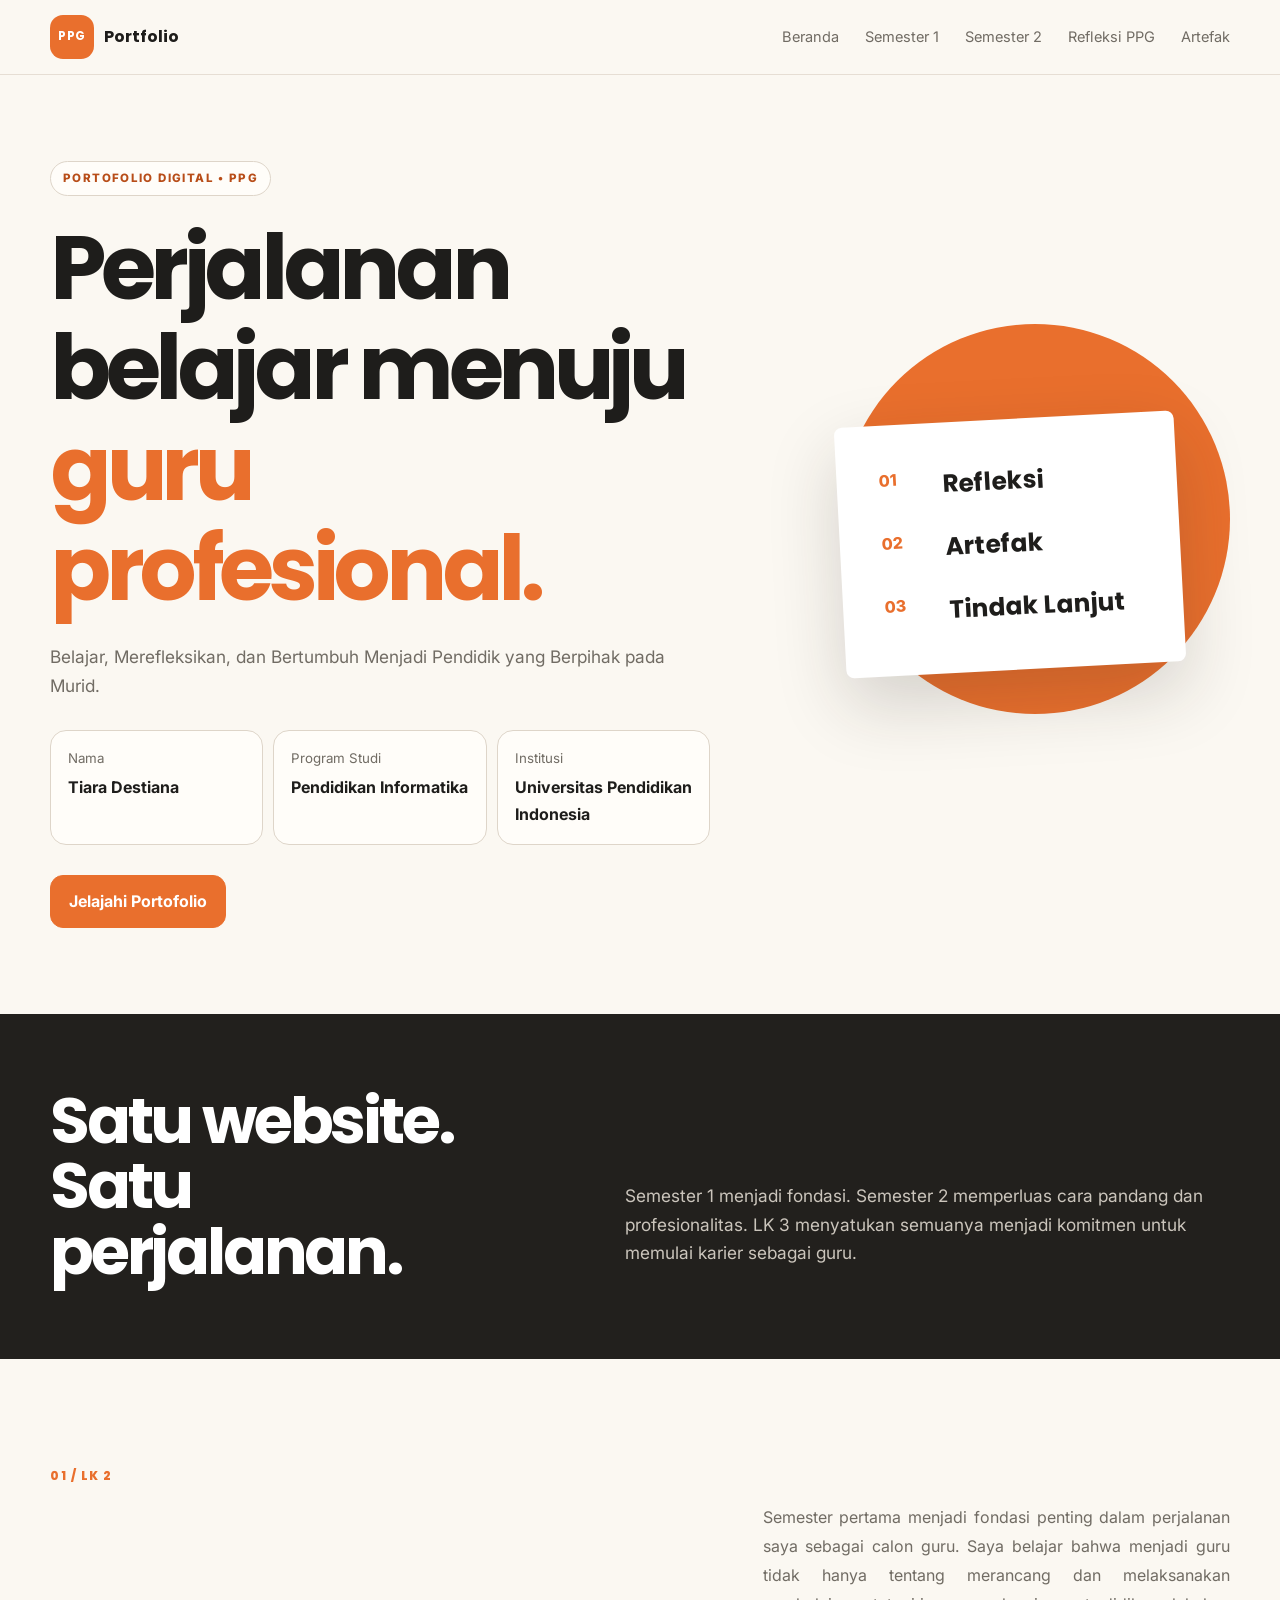
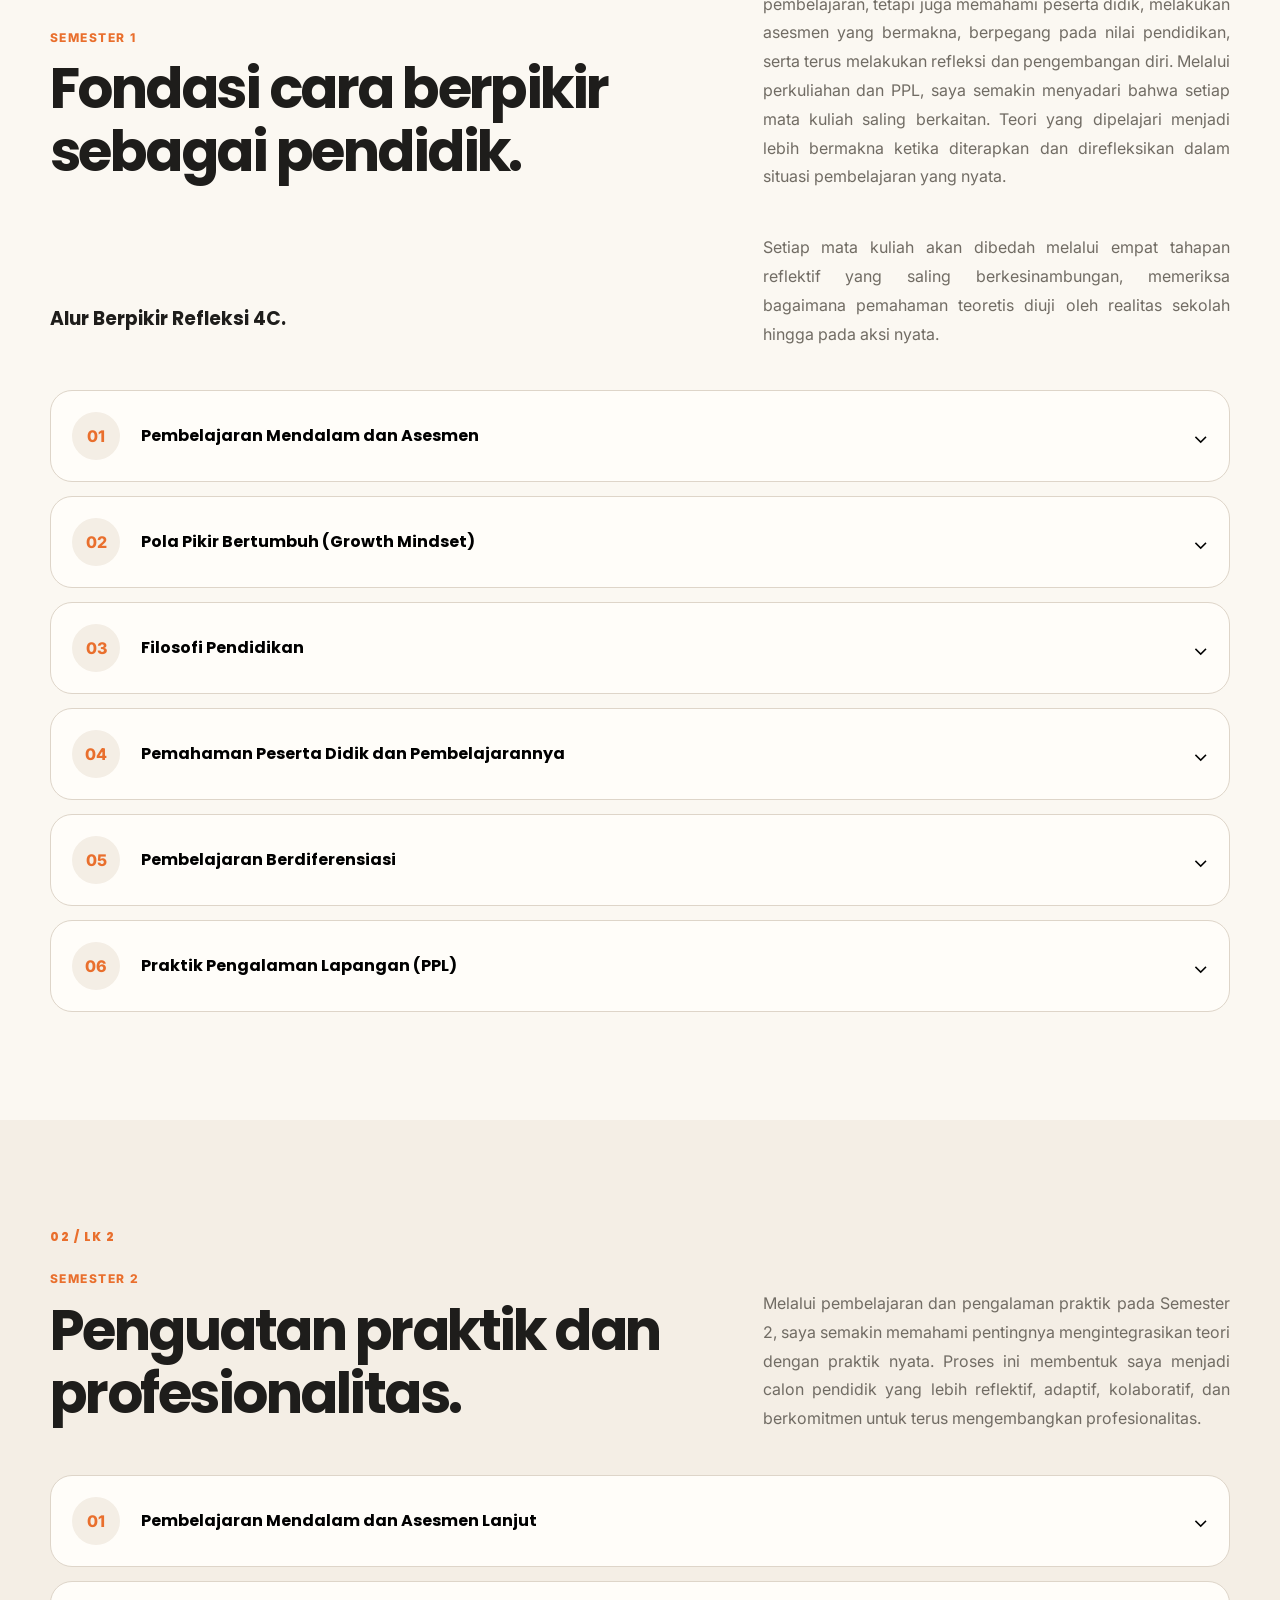
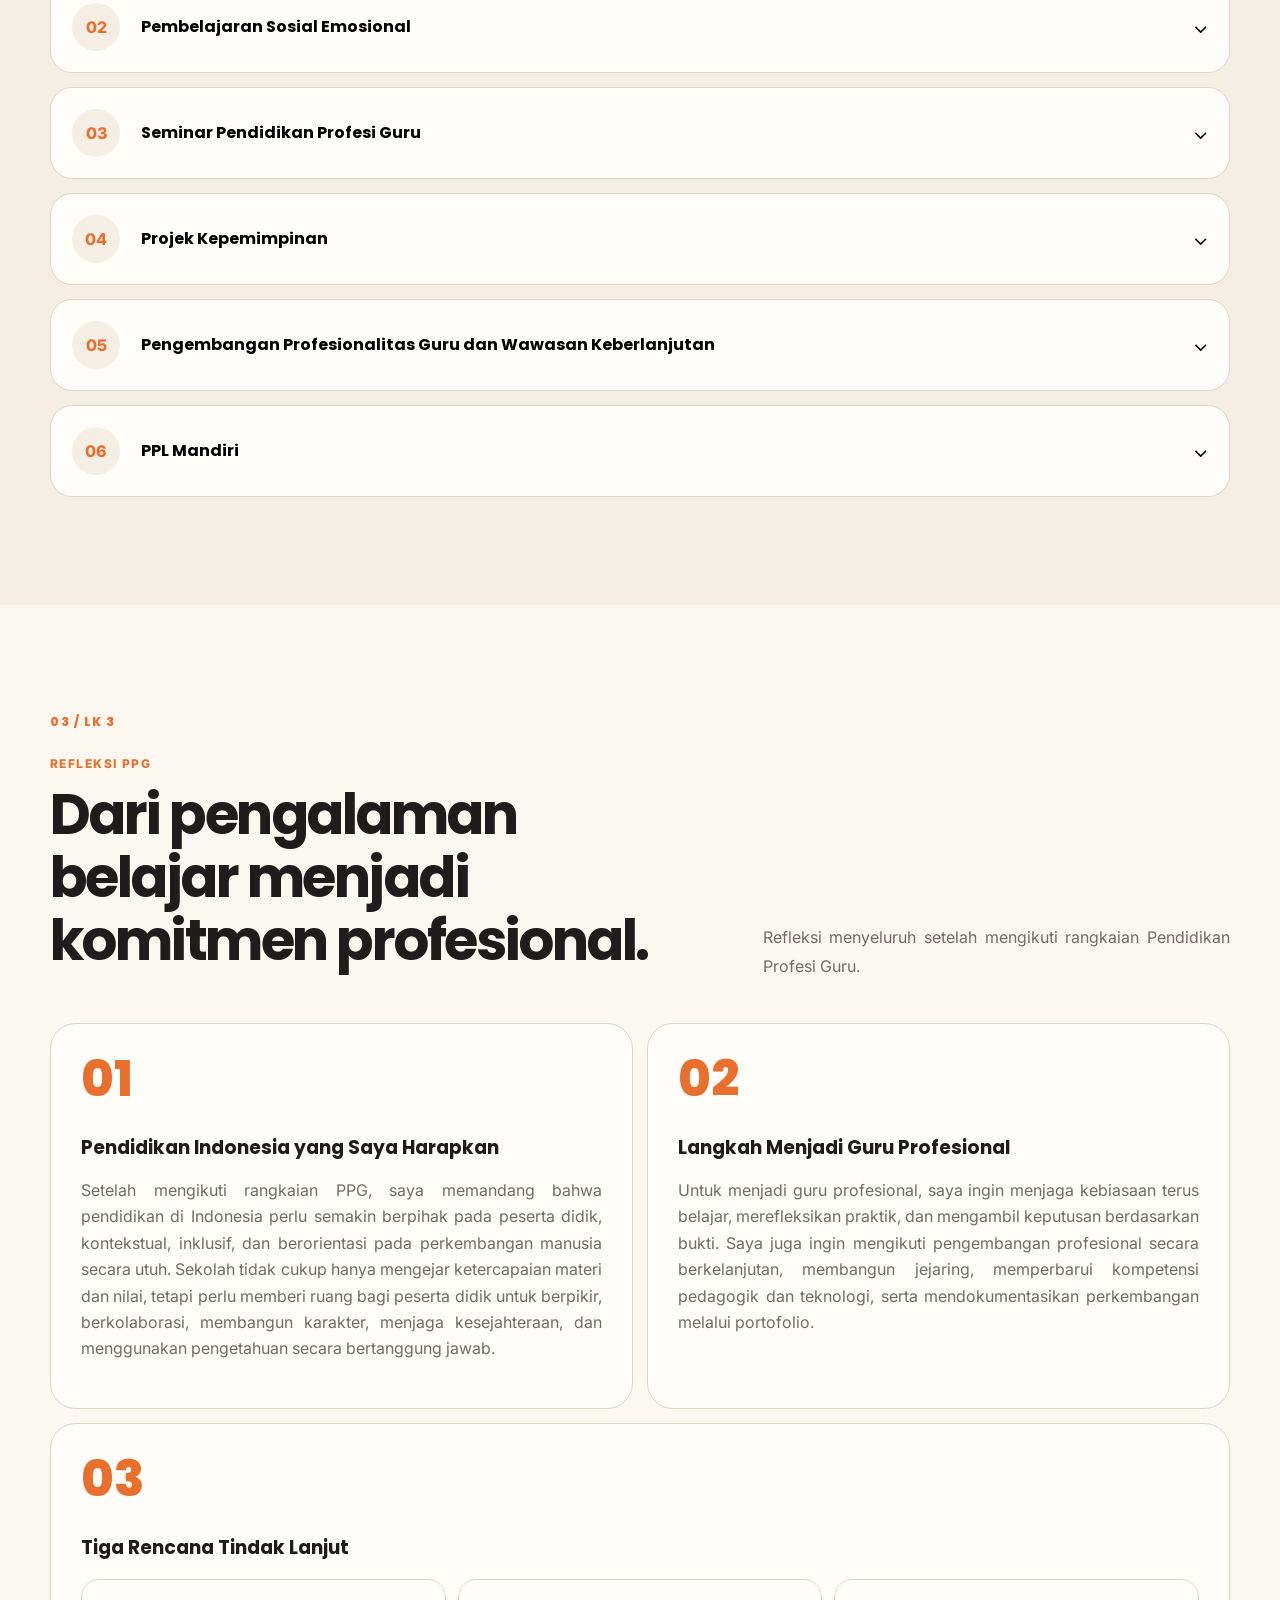
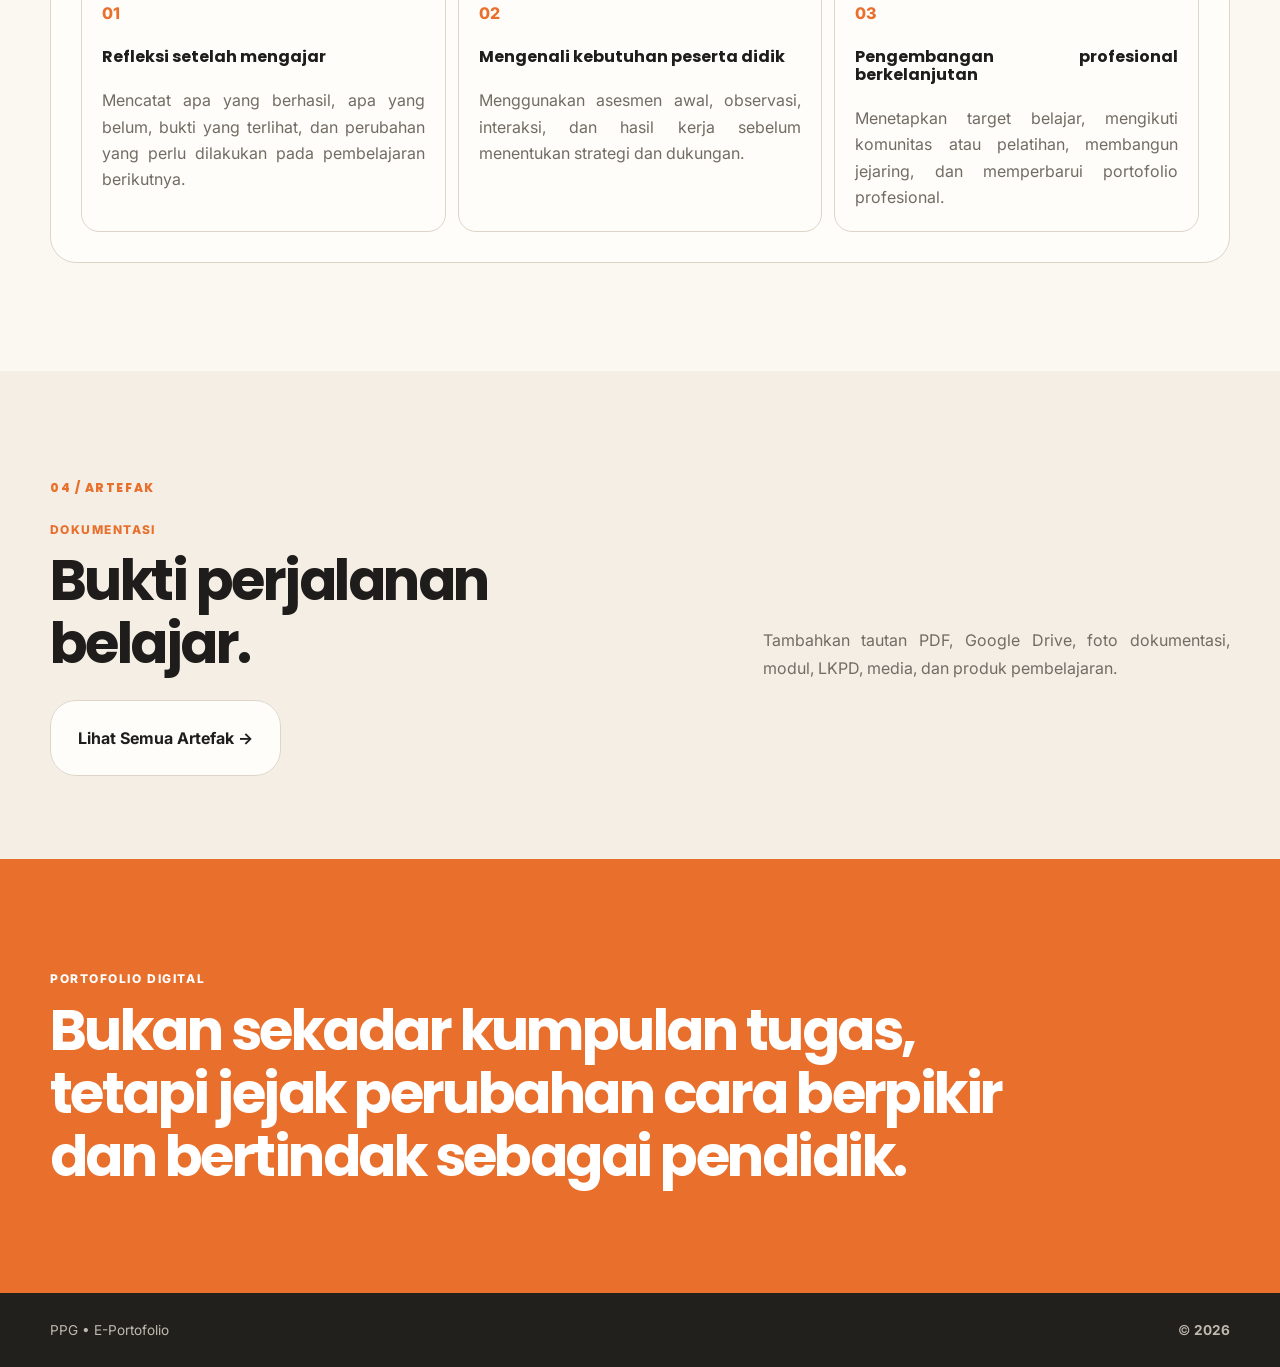
<file: index.html>
<!DOCTYPE html>
<html lang="id">
<head>
<meta charset="UTF-8">
<meta name="viewport" content="width=device-width, initial-scale=1.0">
<meta name="description" content="E-Portofolio PPG terintegrasi">
<title>E-Portofolio PPG</title>
<link rel="preconnect" href="https://fonts.googleapis.com">
<link rel="preconnect" href="https://fonts.gstatic.com" crossorigin>
<link href="https://fonts.googleapis.com/css2?family=Inter:wght@400;500;600;700&family=Poppins:wght@600;700;800&display=swap" rel="stylesheet">
<link rel="stylesheet" href="style.css">
</head>
<body>
<div class="progress"><span id="progressBar"></span></div>
<header class="topbar">
  <a class="brand" href="#home"><span class="brand-mark">PPG</span><span>Portfolio</span></a>
  <button class="menu" id="menuBtn">☰</button>
  <nav id="nav">
    <a href="#home">Beranda</a>
    <a href="#semester1">Semester 1</a>
    <a href="#semester2">Semester 2</a>
    <a href="#lk3">Refleksi PPG</a>
    <a href="#artefak">Artefak</a>
  </nav>
</header>

<main>
<section id="home" class="hero">
  <div class="hero-inner">
    <div class="hero-copy reveal">
      <div class="pill">PORTOFOLIO DIGITAL • PPG</div>
      <h1>Perjalanan belajar menuju <em>guru profesional.</em></h1>
      <p id="tagline" class="lead"></p>
      <div class="profile">
        <div><small>Nama</small><strong id="name"></strong></div>
        <div><small>Program Studi</small><strong id="program"></strong></div>
        <div><small>Institusi</small><strong id="institution"></strong></div>
      </div>
      <div class="buttons">
        <a class="btn primary" href="#semester1">Jelajahi Portofolio</a>
      </div>
    </div>
    <div class="hero-art reveal">
      <div class="orange-disc"></div>
      <div class="paper">
        <span>01</span><b>Refleksi</b>
        <span>02</span><b>Artefak</b>
        <span>03</span><b>Tindak Lanjut</b>
      </div>
    </div>
  </div>
</section>

<section class="manifesto">
  <div class="wrap reveal">
    <div class="manifesto-title">Satu website.<br>Satu perjalanan.</div>
    <p>Semester 1 menjadi fondasi. Semester 2 memperluas cara pandang dan profesionalitas. LK 3 menyatukan semuanya menjadi komitmen untuk memulai karier sebagai guru.</p>
  </div>
</section>

<section id="semester1" class="portfolio-section wrap">
  <div class="section-label">01 / LK 2</div>
  <div class="section-heading reveal">
    <div><span>SEMESTER 1</span><h2>Fondasi cara berpikir sebagai pendidik.</h2></div>
    <p>Semester pertama menjadi fondasi penting dalam perjalanan saya sebagai calon guru. Saya belajar bahwa menjadi guru tidak hanya tentang merancang dan melaksanakan pembelajaran, tetapi juga memahami peserta didik, melakukan asesmen yang bermakna, berpegang pada nilai pendidikan, serta terus melakukan refleksi dan pengembangan diri. Melalui perkuliahan dan PPL, saya semakin menyadari bahwa setiap mata kuliah saling berkaitan. Teori yang dipelajari menjadi lebih bermakna ketika diterapkan dan direfleksikan dalam situasi pembelajaran yang nyata.</p>
  </div>
  <div class="section-heading reveal">
    <div><h3>Alur Berpikir Refleksi 4C.</h3></div>
    <p>Setiap mata kuliah akan dibedah melalui empat tahapan reflektif yang saling berkesinambungan, memeriksa bagaimana pemahaman teoretis diuji oleh realitas sekolah hingga pada aksi nyata.</p>
  </div>
  <div id="semester1List" class="course-grid"></div>
</section>

<section id="semester2" class="portfolio-section semester2">
  <div class="wrap">
    <div class="section-label">02 / LK 2</div>
    <div class="section-heading reveal">
      <div><span>SEMESTER 2</span><h2>Penguatan praktik dan profesionalitas.</h2></div>
      <p>Melalui pembelajaran dan pengalaman praktik pada Semester 2, saya semakin memahami pentingnya mengintegrasikan teori dengan praktik nyata. Proses ini membentuk saya menjadi calon pendidik yang lebih reflektif, adaptif, kolaboratif, dan berkomitmen untuk terus mengembangkan profesionalitas.</p>
    </div>
    <div id="semester2List" class="course-grid"></div>
  </div>
</section>

<section id="lk3" class="portfolio-section wrap">
  <div class="section-label">03 / LK 3</div>
  <div class="section-heading reveal">
    <div><span>REFLEKSI PPG</span><h2>Dari pengalaman belajar menjadi komitmen profesional.</h2></div>
    <p>Refleksi menyeluruh setelah mengikuti rangkaian Pendidikan Profesi Guru.</p>
  </div>
  <div class="lk3-grid">
    <article class="feature-card reveal">
      <div class="feature-number">01</div>
      <h3>Pendidikan Indonesia yang Saya Harapkan</h3>
      <p id="educationView"></p>
    </article>
    <article class="feature-card reveal">
      <div class="feature-number">02</div>
      <h3>Langkah Menjadi Guru Profesional</h3>
      <p id="professionalView"></p>
    </article>
    <article class="feature-card wide reveal">
      <div class="feature-number">03</div>
      <h3>Tiga Rencana Tindak Lanjut</h3>
      <div id="rtlView" class="rtl-grid"></div>
    </article>
  </div>
</section>

<section id="artefak" class="portfolio-section archive">
  <div class="wrap">
    <div class="section-label">04 / ARTEFAK</div>
    <div class="section-heading reveal">
      <div><span>DOKUMENTASI</span><h2>Bukti perjalanan belajar.</h2></div>
      <p>Tambahkan tautan PDF, Google Drive, foto dokumentasi, modul, LKPD, media, dan produk pembelajaran.</p>
    </div>
    <div class="archive-single">
      <a class="archive-card archive-main-card reveal"
      href="artefak.html">

    <b>Lihat Semua Artefak →</b>

  </a>
</div>
  </div>
</section>

<section class="closing">
  <div class="wrap reveal">
    <span>PORTOFOLIO DIGITAL</span>
    <h2>Bukan sekadar kumpulan tugas, tetapi jejak perubahan cara berpikir dan bertindak sebagai pendidik.</h2>
  </div>
</section>
</main>

<footer><span>PPG • E-Portofolio</span><span>© <b id="year"></b></span></footer>
<script src="content.js"></script>
<script src="script.js"></script>
</body>
</html>
</file>
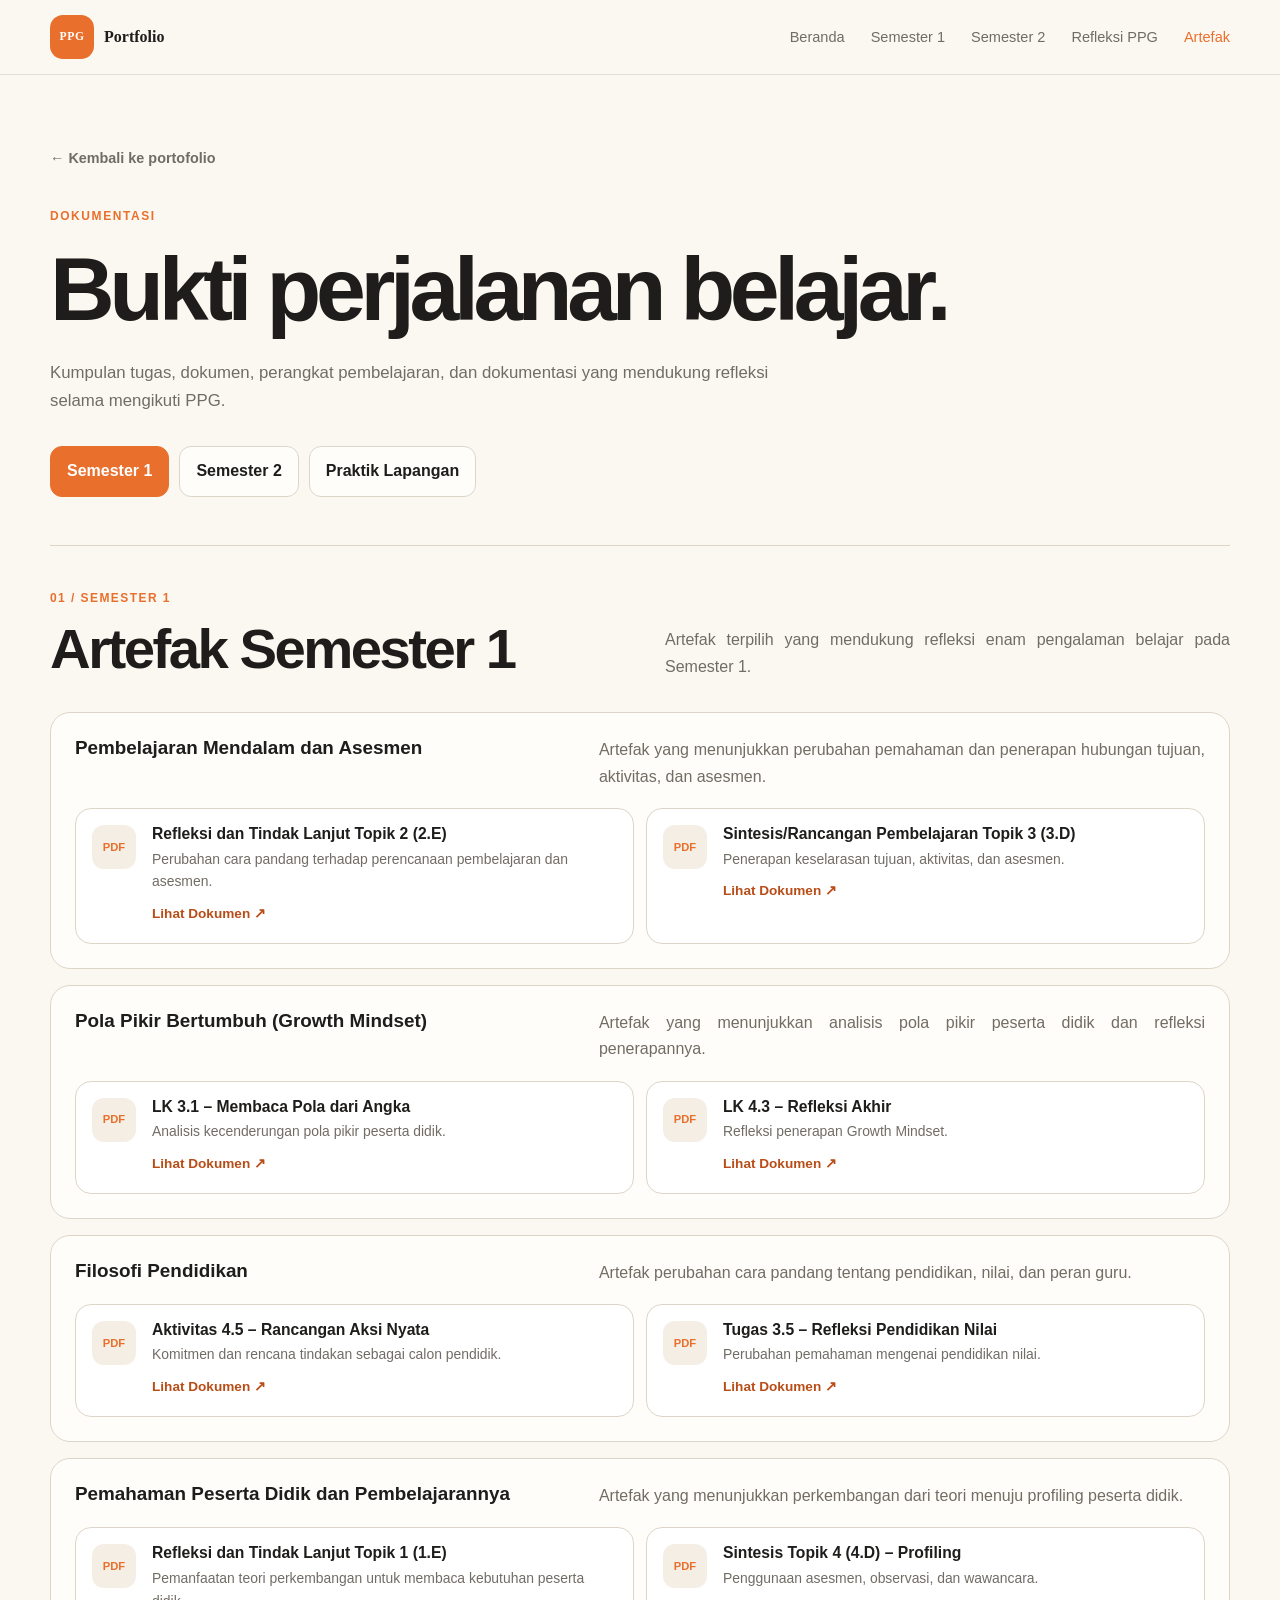
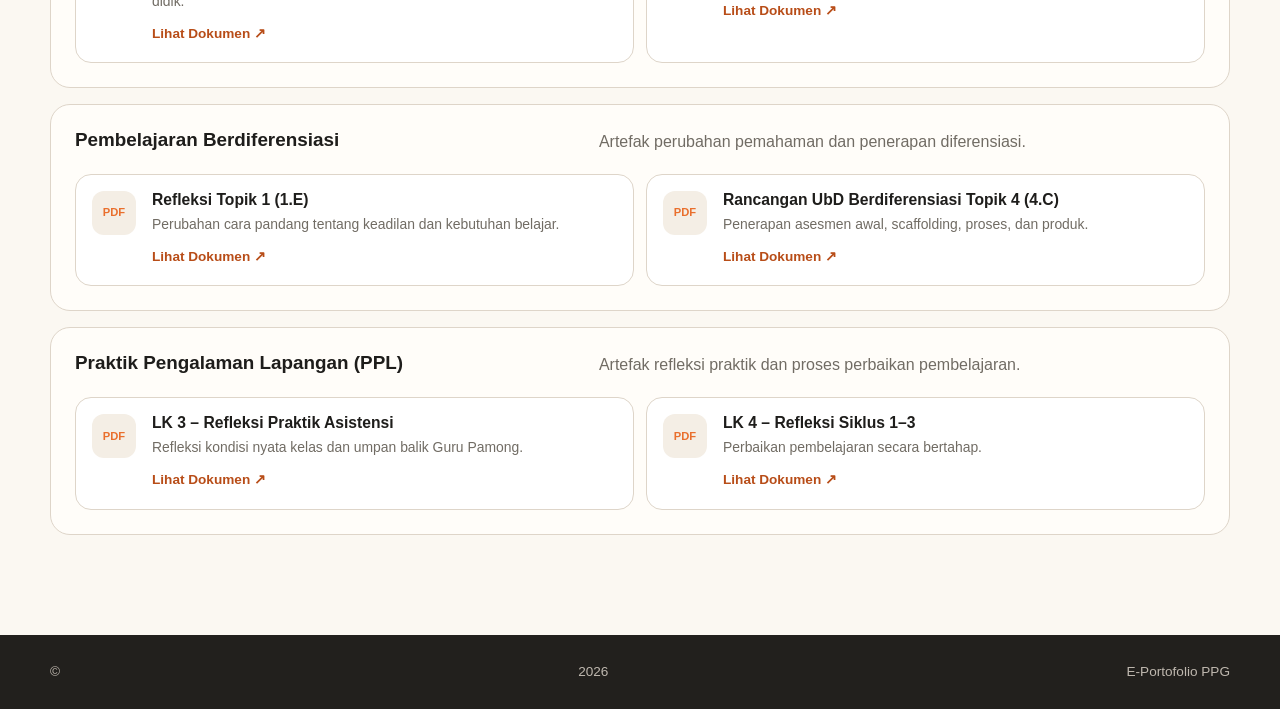
<file: artefak.html>
<!DOCTYPE html>
<html lang="id">
<head>
  <meta charset="UTF-8">
  <meta name="viewport" content="width=device-width, initial-scale=1.0">
  <title>Artefak • E-Portofolio PPG</title>

  <!-- Tetap memakai CSS utama dari project lama -->
  <link rel="stylesheet" href="style.css">
  <!-- CSS tambahan khusus halaman artefak -->
  <link rel="stylesheet" href="artefak.css">
</head>
<body>

<header class="topbar">
  <a class="brand" href="index.html#home">
    <span class="brand-mark">PPG</span>
    <span>Portfolio</span>
  </a>

  <button class="menu" id="artifactMenuBtn">☰</button>

  <nav id="artifactNav">
    <a href="index.html#home">Beranda</a>
    <a href="index.html#semester1">Semester 1</a>
    <a href="index.html#semester2">Semester 2</a>
    <a href="index.html#lk3">Refleksi PPG</a>
    <a href="artefak.html" class="active-link">Artefak</a>
  </nav>
</header>

<main>
  <section class="artifact-hero wrap">
    <a class="artifact-back" href="index.html#artefak">← Kembali ke portofolio</a>

    <span class="artifact-eyebrow">DOKUMENTASI</span>
    <h1>Bukti perjalanan belajar.</h1>

    <p>
      Kumpulan tugas, dokumen, perangkat pembelajaran, dan dokumentasi
      yang mendukung refleksi selama mengikuti PPG.
    </p>

    <div class="artifact-tabs" role="tablist" aria-label="Kategori artefak">
      <button class="artifact-tab active" data-target="semester1" type="button">
        Semester 1
      </button>
      <button class="artifact-tab" data-target="semester2" type="button">
        Semester 2
      </button>
      <button class="artifact-tab" data-target="ppl" type="button">
        Praktik Lapangan
      </button>
    </div>
  </section>

  <section class="artifact-main wrap">

    <!-- SEMESTER 1 -->
    <div class="artifact-panel active" id="semester1">
      <div class="artifact-section-heading">
        <div>
          <span>01 / SEMESTER 1</span>
          <h2>Artefak Semester 1</h2>
        </div>
        <p>
          Artefak terpilih yang mendukung refleksi enam pengalaman belajar
          pada Semester 1.
        </p>
      </div>

      <div id="semester1Artifacts" class="artifact-course-list"></div>
    </div>

    <!-- SEMESTER 2 -->
    <div class="artifact-panel" id="semester2">
      <div class="artifact-section-heading">
        <div>
          <span>02 / SEMESTER 2</span>
          <h2>Artefak Semester 2</h2>
        </div>
        <p>
          Bagian ini dapat dilengkapi seiring penyelesaian refleksi
          dan tugas mata kuliah Semester 2.
        </p>
      </div>

      <div id="semester2Artifacts" class="artifact-course-list"></div>
    </div>

<!-- PPL -->
<div class="artifact-panel" id="ppl">

  <div class="artifact-section-heading">
    <div>
      <span>03 / PRAKTIK LAPANGAN</span>
      <h2>Dokumentasi Praktik Lapangan</h2>
    </div>

    <p>
      Dokumentasi kegiatan, perangkat ajar, asesmen,
      serta refleksi selama kegiatan PPL.
    </p>
  </div>


    <!-- =========================
        PPL 1
    ========================== -->

    <h3 class="artifact-subtitle">
      PPL 1 – Praktik Pembelajaran Terbimbing
    </h3>

    <div class="artifact-photo-grid">

      <figure class="artifact-photo-card">
        <div class="artifact-photo-box">
          <img
            src="assets/PPL 1/1.jpeg"
            alt="Dokumentasi pembelajaran">
        </div>
        <figcaption>Dokumentasi pembelajaran</figcaption>
      </figure>


      <figure class="artifact-photo-card">
        <div class="artifact-photo-box">
          <img
            src="assets/PPL 1/3.jpeg"
            alt="Aktivitas peserta didik">
        </div>
        <figcaption>Aktivitas peserta didik</figcaption>
      </figure>


      <figure class="artifact-photo-card">
        <div class="artifact-photo-box">
          <img
            src="assets/PPL 1/2.jpeg"
            alt="Proses menjelaskan">
        </div>
        <figcaption>Proses menjelaskan</figcaption>
      </figure>

      <figure class="artifact-photo-card">
        <div class="artifact-photo-box">
          <img
            src="assets/PPL 1/4.jpeg"
            alt="Dokumentasi pembelajaran">
        </div>
        <figcaption>Dokumentasi pembelajaran</figcaption>
      </figure>


      <figure class="artifact-photo-card">
        <div class="artifact-photo-box">
          <img
            src="assets/PPL 1/5.jpeg"
            alt="Aktivitas peserta didik">
        </div>
        <figcaption>Aktivitas peserta didik</figcaption>
      </figure>
           <figure class="artifact-photo-card">
        <div class="artifact-photo-box">
          <img
            src="assets/PPL 1/6.jpeg"
            alt="Aktivitas peserta didik">
        </div>
        <figcaption>Aktivitas peserta didik</figcaption>
      </figure>

    </div>


    <h3 class="artifact-subtitle">
      Perangkat & Refleksi PPL 1
    </h3>

    <div
      id="pplArtifacts"
      class="artifact-course-list">
    </div>


    <!-- =========================
        PPL 2
    ========================== -->

    <h3
      class="artifact-subtitle"
      style="margin-top:60px;">
      PPL 2 – Praktik Pembelajaran Mandiri
    </h3>

    <div class="artifact-photo-grid">

      <figure class="artifact-photo-card">
        <div class="artifact-photo-box">
          <img
            src="assets/PPL 2/1.jpg"
            alt="Dokumentasi pembelajaran">
        </div>
        <figcaption>Dokumentasi pembelajaran</figcaption>
      </figure>


      <figure class="artifact-photo-card">
        <div class="artifact-photo-box">
          <img
            src="assets/PPL 2/3.jpg"
            alt="Aktivitas peserta didik">
        </div>
        <figcaption>Aktivitas peserta didik</figcaption>
      </figure>


      <figure class="artifact-photo-card">
        <div class="artifact-photo-box">
          <img
            src="assets/PPL 2/2.jpg"
            alt="Proses menjelaskan">
        </div>
        <figcaption>Proses menjelaskan</figcaption>
      </figure>

      <figure class="artifact-photo-card">
        <div class="artifact-photo-box">
          <img
            src="assets/PPL 2/4.jpg"
            alt="Dokumentasi pembelajaran">
        </div>
        <figcaption>Dokumentasi pembelajaran</figcaption>
      </figure>


      <figure class="artifact-photo-card">
        <div class="artifact-photo-box">
          <img
            src="assets/PPL 2/5.jpg"
            alt="Aktivitas peserta didik">
        </div>
        <figcaption>Aktivitas peserta didik</figcaption>
      </figure>
           <figure class="artifact-photo-card">
        <div class="artifact-photo-box">
          <img
            src="assets/PPL 2/6.jpg"
            alt="Aktivitas peserta didik">
        </div>
        <figcaption>Aktivitas peserta didik</figcaption>
      </figure>

    </div>


    <h3 class="artifact-subtitle">
      Perangkat & Refleksi PPL 2
    </h3>

    <div
      id="ppl2Artifacts"
      class="artifact-course-list">
    </div>

  </div>

  </section>
</main>

<footer class="artifact-footer">
  © <span id="artifactYear"></span> E-Portofolio PPG
</footer>

<script src="artifacts-data.js"></script>
<script src="artefak.js"></script>
</body>
</html>
</file>
<file: style.css>
:root{
  --paper:#fbf8f2; --paper2:#f4eee5; --white:#fffdf9; --ink:#1e1d1b;
  --muted:#716c64; --orange:#e96f2d; --orange-dark:#b84d18; --line:#ded5c9;
  --black:#22201d; --radius:26px;
}
*{box-sizing:border-box}
html{scroll-behavior:smooth}
body{margin:0;font-family:Inter,sans-serif;background:var(--paper);color:var(--ink);line-height:1.65}
a{text-decoration:none;color:inherit}
button{font:inherit}
.progress{position:fixed;top:0;left:0;right:0;height:3px;z-index:200}
.progress span{display:block;height:100%;width:0;background:var(--orange)}
.topbar{position:sticky;top:0;z-index:100;display:flex;justify-content:space-between;align-items:center;padding:15px max(18px,calc((100vw - 1180px)/2));background:rgba(251,248,242,.9);backdrop-filter:blur(14px);border-bottom:1px solid rgba(222,213,201,.72)}
.brand{display:flex;align-items:center;gap:10px;font-family:Poppins;font-weight:700}
.brand-mark{display:grid;place-items:center;width:44px;height:44px;border-radius:13px;background:var(--orange);color:white;font-size:.73rem;letter-spacing:.05em}
nav{display:flex;gap:26px;font-size:.91rem;color:var(--muted)}
nav a:hover{color:var(--orange)}
.menu{display:none;background:none;border:0;font-size:1.45rem}
.wrap{width:min(1180px,calc(100% - 40px));margin:auto}
.hero{min-height:90vh;display:flex;align-items:center;overflow:hidden}
.hero-inner{width:min(1180px,calc(100% - 40px));margin:auto;display:grid;grid-template-columns:1.2fr .8fr;align-items:center;gap:80px;padding:86px 0}
.pill{display:inline-flex;padding:7px 12px;border:1px solid var(--line);border-radius:99px;color:var(--orange-dark);font-weight:800;font-size:.72rem;letter-spacing:.12em;background:var(--white)}
h1,h2,h3,h4{font-family:Poppins,sans-serif;line-height:1.12}
h1{font-size:clamp(3.3rem,7vw,6.7rem);letter-spacing:-.06em;margin:22px 0 24px;max-width:920px}
h1 em{font-style:normal;color:var(--orange)}
h2{font-size:clamp(2.2rem,4.4vw,4.1rem);letter-spacing:-.045em;margin:8px 0}
h3{font-size:1.18rem}
.lead{font-size:1.08rem;color:var(--muted);max-width:720px}
.profile{display:grid;grid-template-columns:repeat(3,1fr);gap:10px;margin:30px 0}
.profile>div{padding:17px;border:1px solid var(--line);border-radius:16px;background:var(--white)}
.profile small{display:block;color:var(--muted);margin-bottom:4px}
.buttons{display:flex;gap:10px;flex-wrap:wrap}
.btn{display:inline-flex;align-items:center;justify-content:center;padding:12px 18px;border-radius:13px;font-weight:700;border:1px solid var(--line);background:var(--white)}
.btn.primary{background:var(--orange);border-color:var(--orange);color:#fff}
.hero-art{position:relative;min-height:480px;display:grid;place-items:center}
.orange-disc{position:absolute;width:390px;height:390px;border-radius:50%;background:var(--orange);right:0;top:20px}
.paper{position:relative;width:min(340px,88%);padding:42px;border-radius:8px;background:#fff;box-shadow:0 28px 70px rgba(40,34,28,.18);transform:rotate(-3deg);display:grid;grid-template-columns:52px 1fr;gap:22px 12px}
.paper span{color:var(--orange);font-weight:800}.paper b{font-family:Poppins;font-size:1.55rem}
.manifesto{background:var(--black);color:white;padding:74px 0}
.manifesto .wrap{display:grid;grid-template-columns:.9fr 1.1fr;gap:80px;align-items:end}
.manifesto-title{font:700 clamp(2.3rem,5vw,4.6rem)/1.03 Poppins;letter-spacing:-.05em}
.manifesto p{color:#cbc5bc;font-size:1.08rem;max-width:620px}
.portfolio-section{padding:108px 0}
.semester2,.archive{background:var(--paper2)}
.section-label{font:800 .75rem Poppins;color:var(--orange);letter-spacing:.13em;margin-bottom:18px}
.section-heading{display:grid;grid-template-columns:1.15fr .85fr;gap:80px;align-items:end;margin-bottom:42px}
.section-heading span{color:var(--orange);font-size:.75rem;font-weight:800;letter-spacing:.12em}
.section-heading p{color:var(--muted);margin:0; text-align: justify;text-justify: inter-word;line-height: 1.8;}
.course-grid{display:grid;gap:14px}
.course{border:1px solid var(--line);border-radius:22px;background:var(--white);overflow:hidden}
.course-top{width:100%;display:grid;grid-template-columns:54px 1fr auto;gap:15px;align-items:center;padding:21px;border:0;background:none;text-align:left;cursor:pointer}
.course-number{display:grid;place-items:center;width:48px;height:48px;border-radius:50%;background:var(--paper2);color:var(--orange);font-weight:800}
.course-name{font-family:Poppins;font-weight:700;font-size:1rem}
.draft{display:inline-flex;margin-left:8px;padding:3px 8px;border-radius:99px;background:#fff0e6;color:var(--orange-dark);font-size:.66rem;letter-spacing:.08em}
.chev{transition:.25s;font-size:1.25rem}
.course.open .chev{transform:rotate(180deg)}
.course-content{max-height:0;overflow:hidden;transition:max-height .42s ease}
.course-inner{padding:0 24px 28px 90px}
.course.open .course-inner{padding-top:24px;border-top:1px solid var(--line)}
.fourc,.double{display:grid;grid-template-columns:repeat(2,1fr);gap:12px}
.reflect-card,.artifact-card,.analysis-card{padding:20px;border:1px solid var(--line);border-radius:17px;background:#fff}
.reflect-card h4,.artifact-card h4,.analysis-card h4{margin:0 0 8px}
.reflect-card p,.artifact-card p,.analysis-card p{margin:0;color:var(--muted);text-align: justify;text-justify: inter-word;}
.subhead{margin:28px 0 12px;font-size:1.15rem}
.artifact-card a{display:inline-block;margin-top:12px;color:var(--orange-dark);font-weight:700;font-size:.87rem}
.analysis-row{display:grid;grid-template-columns:1fr 1fr;gap:12px;margin-top:12px}
.lk3-grid{display:grid;grid-template-columns:1fr 1fr;gap:14px;text-align: justify;text-justify: inter-word;}
.feature-card{background:var(--white);border:1px solid var(--line);border-radius:var(--radius);padding:30px}
.feature-card.wide{grid-column:1/-1}
.feature-number{font:800 3.1rem/1 Poppins;color:var(--orange);margin-bottom:34px;text-align: justify;text-justify: inter-word;}
.feature-card p{color:var(--muted)}
.rtl-grid{display:grid;grid-template-columns:repeat(3,1fr);gap:12px;margin-top:20px}
.rtl-item{border:1px solid var(--line);border-radius:18px;padding:20px}
.rtl-item span{display:block;color:var(--orange);font-weight:800;margin-bottom:22px}
.rtl-item p{margin-bottom:0}
.archive-grid{display:grid;grid-template-columns:repeat(3,1fr);gap:14px}
.archive-card{min-height:230px;background:var(--white);border:1px solid var(--line);border-radius:var(--radius);padding:27px}
.archive-card span{display:block;color:var(--orange);font-weight:800;margin-bottom:58px}
.archive-card p{color:var(--muted)}
.closing{background:var(--orange);color:#fff;padding:105px 0}
.closing span{font-size:.75rem;font-weight:800;letter-spacing:.13em}
.closing h2{max-width:1000px;margin-bottom:0}
footer{display:flex;justify-content:space-between;padding:26px max(20px,calc((100vw - 1180px)/2));background:var(--black);color:#bfb8af;font-size:.85rem}
.reveal{opacity:0;transform:translateY(18px);transition:.65s ease}
.reveal.visible{opacity:1;transform:none}
@media(max-width:900px){
  .hero-inner{grid-template-columns:1fr;gap:25px}.hero-art{min-height:330px}
  .manifesto .wrap,.section-heading{grid-template-columns:1fr;gap:22px}
  .profile{grid-template-columns:1fr}
}
@media(max-width:760px){
  nav{display:none;position:absolute;top:73px;left:14px;right:14px;flex-direction:column;padding:14px;background:#fff;border:1px solid var(--line);border-radius:16px}
  nav.open{display:flex}.menu{display:block}
  h1{font-size:2.9rem}.portfolio-section{padding:76px 0}
  .fourc,.double,.analysis-row,.lk3-grid,.rtl-grid,.archive-grid{grid-template-columns:1fr}
  .feature-card.wide{grid-column:auto}.course-inner{padding:0 14px 22px}.course.open .course-inner{padding-top:18px}
  .orange-disc{width:270px;height:270px}.paper{width:260px;padding:28px}
  footer{flex-direction:column;gap:5px}
}
</file>
<file: artefak.css>
.active-link{
  color:var(--orange);
}

.artifact-hero{
  padding:70px 0 48px;
}

.artifact-back{
  display:inline-block;
  margin-bottom:36px;
  color:var(--muted);
  font-weight:700;
  font-size:.9rem;
}

.artifact-back:hover{
  color:var(--orange);
}

.artifact-eyebrow{
  display:block;
  color:var(--orange);
  font-weight:800;
  font-size:.75rem;
  letter-spacing:.13em;
}

.artifact-hero h1{
  font-size:clamp(3rem,7vw,6rem);
  margin:12px 0 20px;
  max-width:900px;
}

.artifact-hero > p{
  max-width:760px;
  color:var(--muted);
  font-size:1.05rem;
}

.artifact-tabs{
  display:flex;
  gap:10px;
  flex-wrap:wrap;
  margin-top:32px;
}

.artifact-tab{
  border:1px solid var(--line);
  background:var(--white);
  color:var(--ink);
  padding:11px 16px;
  border-radius:12px;
  font-weight:700;
  cursor:pointer;
}

.artifact-tab.active{
  background:var(--orange);
  border-color:var(--orange);
  color:#fff;
}

.artifact-main{
  padding-bottom:100px;
}

.artifact-panel{
  display:none;
}

.artifact-panel.active{
  display:block;
}

.artifact-section-heading{
  display:grid;
  grid-template-columns:1fr 1fr;
  gap:50px;
  align-items:end;
  border-top:1px solid var(--line);
  padding-top:38px;
  margin-bottom:32px;
}

.artifact-section-heading span{
  color:var(--orange);
  font-size:.75rem;
  font-weight:800;
  letter-spacing:.12em;
}

.artifact-section-heading h2{
  margin:7px 0 0;
}

.artifact-section-heading p{
  margin:0;
  color:var(--muted);
  text-align:justify;
}

.artifact-course-list{
  display:grid;
  gap:16px;
}

.artifact-course{
  border:1px solid var(--line);
  background:var(--white);
  border-radius:20px;
  padding:24px;
}

.artifact-course-head{
  display:grid;
  grid-template-columns:.9fr 1.1fr;
  gap:28px;
  align-items:start;
  margin-bottom:18px;
}

.artifact-course-head h3{
  margin:0;
}

.artifact-course-head p{
  margin:0;
  color:var(--muted);
  text-align:justify;
}

.artifact-files{
  display:grid;
  grid-template-columns:repeat(2,minmax(0,1fr));
  gap:12px;
}

.artifact-file{
  border:1px solid var(--line);
  border-radius:16px;
  padding:16px;
  background:#fff;
  display:grid;
  grid-template-columns:48px 1fr;
  gap:12px;
}

.artifact-file-type{
  width:44px;
  height:44px;
  border-radius:12px;
  display:grid;
  place-items:center;
  background:var(--paper2);
  color:var(--orange);
  font-size:.7rem;
  font-weight:800;
}

.artifact-file h4{
  margin:0 0 5px;
  font-size:.98rem;
}

.artifact-file p{
  margin:0;
  color:var(--muted);
  font-size:.87rem;
}

.artifact-file a{
  display:inline-block;
  margin-top:10px;
  color:var(--orange-dark);
  font-size:.85rem;
  font-weight:800;
}

.artifact-file .no-link{
  display:inline-block;
  margin-top:10px;
  color:var(--muted);
  font-size:.82rem;
  font-weight:700;
}

.artifact-subtitle{
  margin:34px 0 14px;
}

.artifact-photo-grid{
  display:grid;
  grid-template-columns:repeat(3, 1fr);
  gap:14px;
  align-items:start;
}

.artifact-photo-card{
  margin:0;
  background:var(--white);
  border:1px solid var(--line);
  border-radius:18px;
  overflow:hidden;
}

.artifact-photo-box{
  width:100%;
  height:220px;
  overflow:hidden;
  background:var(--paper2);
}

.artifact-photo-box img{
  width:100%;
  height:100%;
  display:block;
  object-fit:cover;
  object-position:center;
}

.artifact-photo-card figcaption{
  padding:12px 14px;
  color:var(--muted);
  font-size:.84rem;
  line-height:1.5;
}

.artifact-footer{
  padding:26px max(20px,calc((100vw - 1180px)/2));
  background:var(--black);
  color:#bfb8af;
  font-size:.85rem;
}

@media(max-width:800px){
  .artifact-section-heading,
  .artifact-course-head{
    grid-template-columns:1fr;
    gap:12px;
  }

  .artifact-files{
    grid-template-columns:1fr;
  }

  .artifact-photo-grid{
    grid-template-columns:1fr 1fr;
  }
}

@media(max-width:560px){
  .artifact-hero{
    padding-top:50px;
  }

  .artifact-hero h1{
    font-size:2.7rem;
  }

  .artifact-photo-grid{
    grid-template-columns:1fr;
  }
}
</file>
